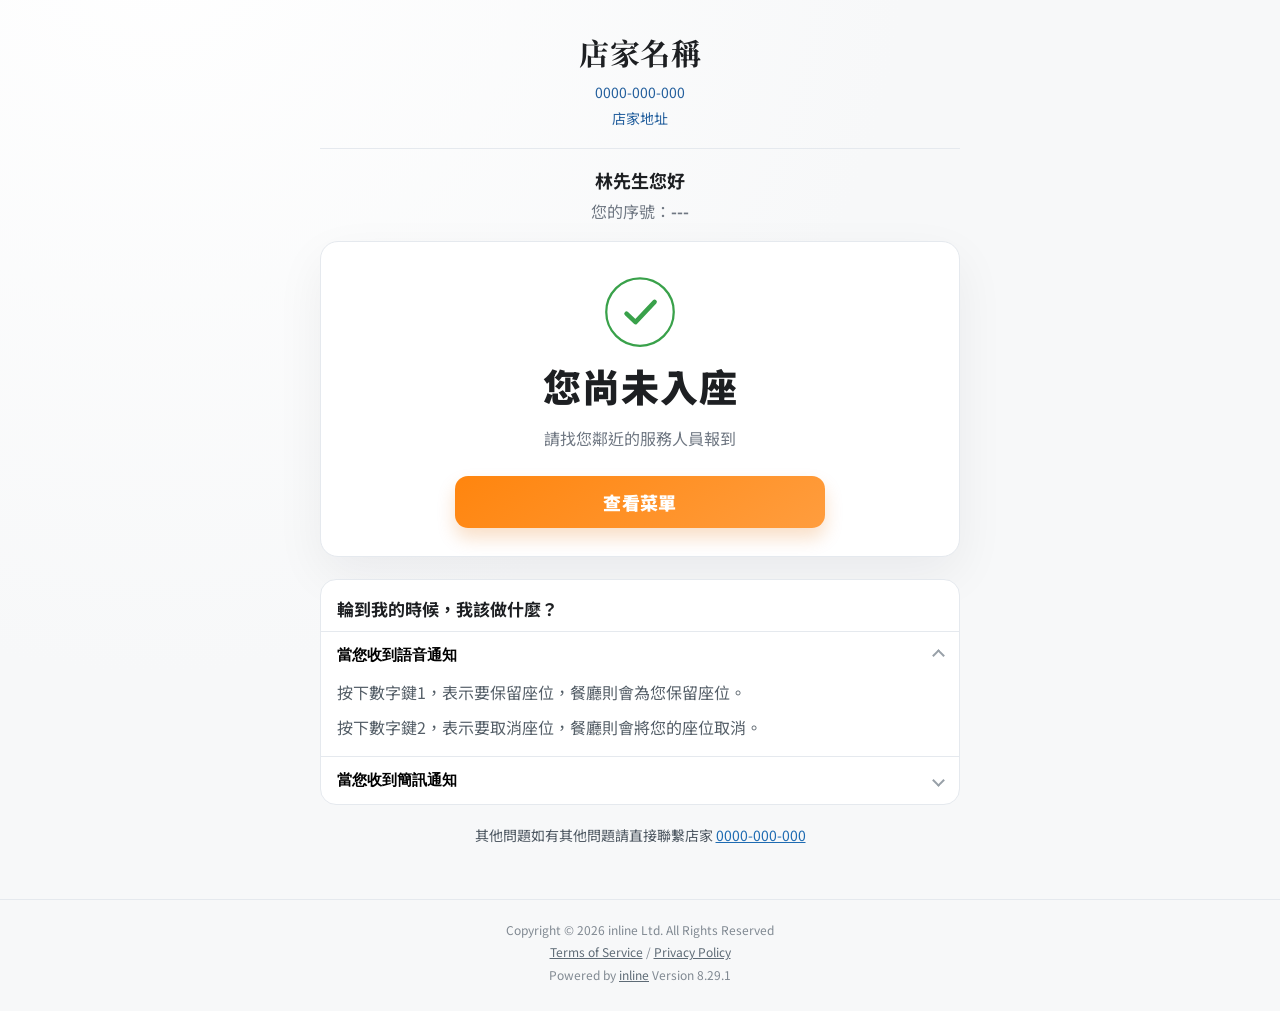
<file: index.html>
<!doctype html>
<html lang="zh-Hant-TW">
<head>
  <meta charset="utf-8">
  <meta name="viewport" content="width=device-width, initial-scale=1, maximum-scale=1, user-scalable=no">
  <title id="pageTitle">候位資訊</title>
  <meta name="description" content="查詢、保留、取消您的訂位">
  <meta name="short-code-api" content="">
  <script>
    (function () {
      var params = new URLSearchParams(window.location.search);
      if (params.get('id') || params.get('sid')) {
        document.documentElement.classList.add('is-short-id-loading');
      }
    })();
  </script>
  <link rel="preconnect" href="https://fonts.googleapis.com">
  <link rel="preconnect" href="https://fonts.gstatic.com" crossorigin>
  <link href="https://fonts.googleapis.com/css2?family=Noto+Sans+TC:wght@400;500;700;900&family=Noto+Serif+TC:wght@700&display=swap" rel="stylesheet">
  <link rel="stylesheet" href="styles.css">
</head>
<body>
  <div class="short-id-loader" id="shortIdLoader" role="status" aria-live="polite" aria-label="資料載入中">
    <div class="short-id-spinner" aria-hidden="true"></div>
    <p class="short-id-loader-text" id="shortIdLoaderText">資料載入中，請稍候...</p>
  </div>

  <div class="page-wrap">
    <main class="page" aria-label="候位資訊">
      <section class="store-info" aria-label="店家資訊">
        <h1 class="store-name" id="storeName">店家名稱</h1>
        <a class="store-link" data-phone-link href="tel:0000000000">0000-000-000</a>
        <a
          id="storeAddressLink"
          class="store-link"
          href="https://maps.google.com"
          target="_blank"
          rel="noreferrer noopener"
        >
          店家地址
        </a>
      </section>

      <section class="guest-info" aria-label="顧客資訊">
        <p class="greeting">林先生您好</p>
        <p class="serial">您的序號：<strong id="serialNumber">---</strong></p>
      </section>

      <section class="status-card" aria-label="候位狀態">
        <div class="status-icon" aria-hidden="true">
          <svg viewBox="0 0 64 64" fill="none" xmlns="http://www.w3.org/2000/svg">
            <circle cx="32" cy="32" r="30" stroke="currentColor" stroke-width="2"/>
            <path d="M20 33.5L28 41L45 23" stroke="currentColor" stroke-width="4" stroke-linecap="round" stroke-linejoin="round"/>
          </svg>
        </div>
        <h2 class="status-title">您尚未入座</h2>
        <p class="status-desc">請找您鄰近的服務人員報到</p>

        <a class="promo-btn" id="promoBtn" href="https://inline.app" target="_blank" rel="noreferrer noopener">
          查看菜單
        </a>
      </section>

      <section class="faq" aria-label="常見問題">
        <h3 class="faq-title">輪到我的時候，我該做什麼？</h3>

        <article class="faq-item is-open">
          <button class="faq-trigger" type="button" aria-expanded="true">
            <span>當您收到語音通知</span>
            <span class="arrow" aria-hidden="true"></span>
          </button>
          <div class="faq-body">
            <p>按下數字鍵1，表示要保留座位，餐廳則會為您保留座位。</p>
            <p>按下數字鍵2，表示要取消座位，餐廳則會將您的座位取消。</p>
          </div>
        </article>

        <article class="faq-item">
          <button class="faq-trigger" type="button" aria-expanded="false">
            <span>當您收到簡訊通知</span>
            <span class="arrow" aria-hidden="true"></span>
          </button>
          <div class="faq-body">
            <p>點選簡訊內的連結進入網站，然後點選保留候位以保留您的座位。</p>
            <p>若不需要候位，請點選取消候位。</p>
          </div>
        </article>
      </section>

      <section class="contact" aria-label="其他問題">
        <p>其他問題如有其他問題請直接聯繫店家 <a data-phone-link href="tel:0000000000">0000-000-000</a></p>
        <!-- <p><a href="generator.html">開啟參數產生器</a></p> -->
      </section>
    </main>

    <footer class="site-footer" aria-label="網站資訊">
      <p>Copyright © 2026 inline Ltd. All Rights Reserved</p>
      <p>
        <a href="https://inline.app/tos" target="_blank" rel="noreferrer noopener">Terms of Service</a>
        /
        <a href="https://inline.app/privacy" target="_blank" rel="noreferrer noopener">Privacy Policy</a>
      </p>
      <p>Powered by <a href="https://inline.app/" target="_blank" rel="noreferrer noopener">inline</a> Version 8.29.1</p>
    </footer>
  </div>

  <script src="script.js"></script>
</body>
</html>
</file>
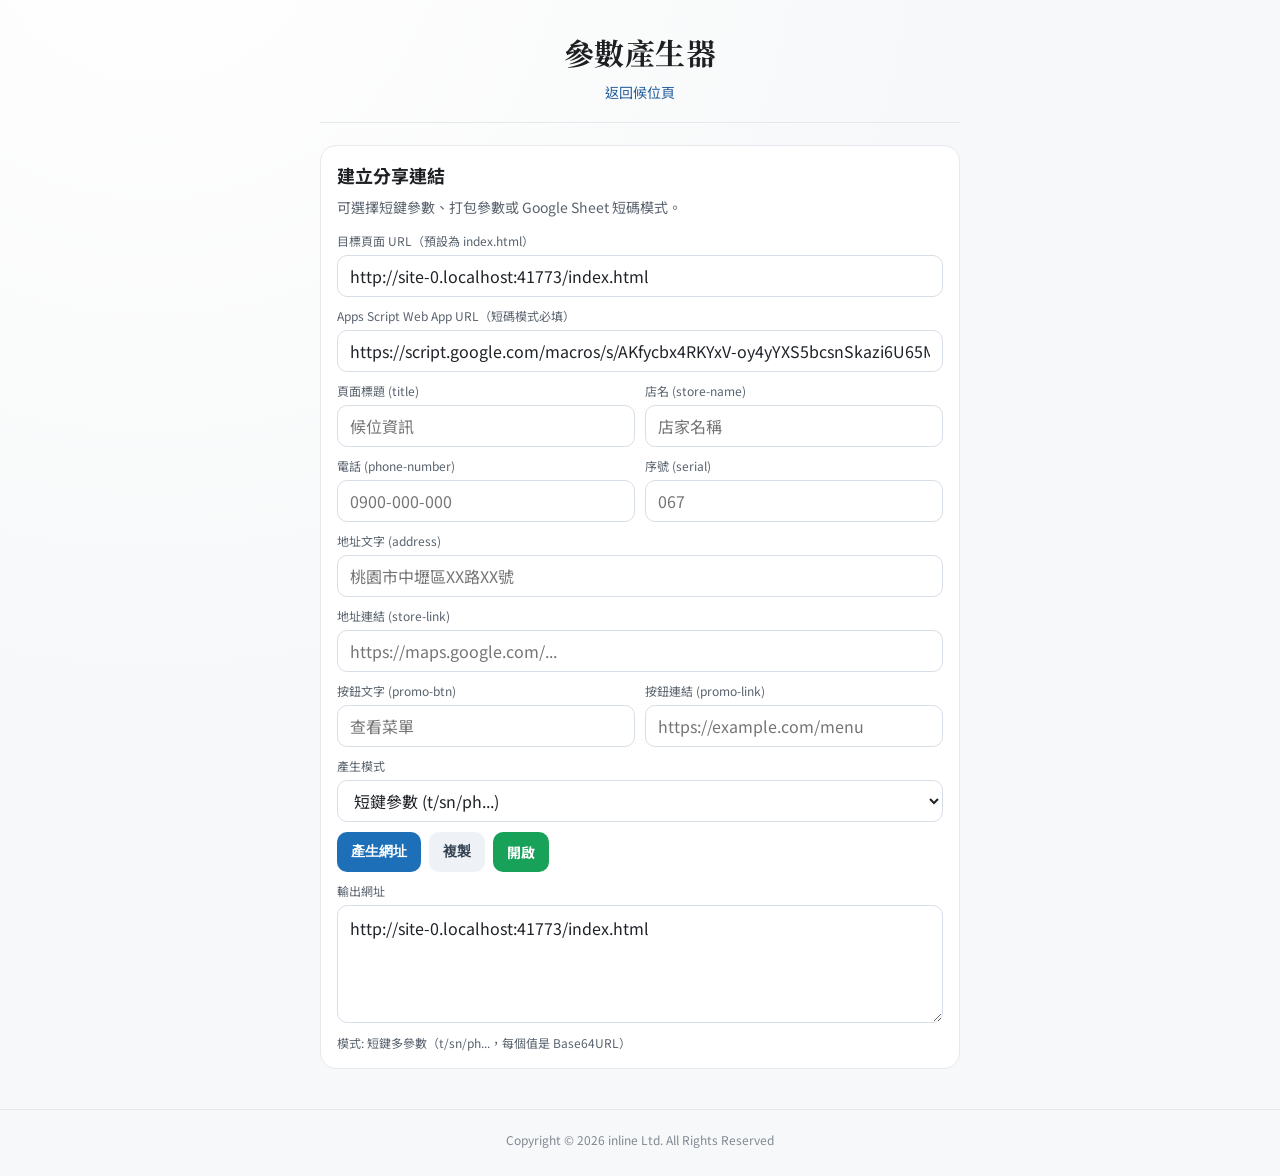
<file: generator.html>
<!doctype html>
<html lang="zh-Hant-TW">
<head>
  <meta charset="utf-8">
  <meta name="viewport" content="width=device-width, initial-scale=1, maximum-scale=1, user-scalable=no">
  <title>參數產生器</title>
  <meta name="description" content="產生候位頁參數與短碼連結">
  <meta name="short-code-api" content="">
  <link rel="preconnect" href="https://fonts.googleapis.com">
  <link rel="preconnect" href="https://fonts.gstatic.com" crossorigin>
  <link href="https://fonts.googleapis.com/css2?family=Noto+Sans+TC:wght@400;500;700;900&family=Noto+Serif+TC:wght@700&display=swap" rel="stylesheet">
  <link rel="stylesheet" href="styles.css">
</head>
<body>
  <div class="page-wrap">
    <main class="page" aria-label="參數產生器頁面">
      <section class="store-info" aria-label="工具資訊">
        <h1 class="store-name">參數產生器</h1>
        <a class="store-link" href="index.html">返回候位頁</a>
      </section>

      <section class="param-generator" aria-label="參數產生器">
        <h2 class="generator-title">建立分享連結</h2>
        <p class="generator-desc">可選擇短鍵參數、打包參數或 Google Sheet 短碼模式。</p>

        <form id="paramGeneratorForm" class="generator-grid">
          <label class="generator-field generator-field--full">
            <span>目標頁面 URL（預設為 index.html）</span>
            <input id="genTargetUrl" type="url" placeholder="https://your-domain/inline_copycat/">
          </label>

          <label class="generator-field generator-field--full">
            <span>Apps Script Web App URL（短碼模式必填）</span>
            <input id="genApiUrl" type="url" placeholder="https://script.google.com/macros/s/.../exec">
          </label>

          <label class="generator-field">
            <span>頁面標題 (title)</span>
            <input id="genTitle" type="text" placeholder="候位資訊">
          </label>

          <label class="generator-field">
            <span>店名 (store-name)</span>
            <input id="genStoreName" type="text" placeholder="店家名稱">
          </label>

          <label class="generator-field">
            <span>電話 (phone-number)</span>
            <input id="genPhone" type="text" placeholder="0900-000-000">
          </label>

          <label class="generator-field">
            <span>序號 (serial)</span>
            <input id="genSerial" type="text" placeholder="067">
          </label>

          <label class="generator-field generator-field--full">
            <span>地址文字 (address)</span>
            <input id="genAddressText" type="text" placeholder="桃園市中壢區XX路XX號">
          </label>

          <label class="generator-field generator-field--full">
            <span>地址連結 (store-link)</span>
            <input id="genAddressUrl" type="url" placeholder="https://maps.google.com/...">
          </label>

          <label class="generator-field">
            <span>按鈕文字 (promo-btn)</span>
            <input id="genPromoText" type="text" placeholder="查看菜單">
          </label>

          <label class="generator-field">
            <span>按鈕連結 (promo-link)</span>
            <input id="genPromoUrl" type="url" placeholder="https://example.com/menu">
          </label>

          <label class="generator-field generator-field--full">
            <span>產生模式</span>
            <select id="genMode">
              <option value="short" selected>短鍵參數 (t/sn/ph...)</option>
              <option value="packed">單一參數 d (打包 JSON)</option>
              <option value="short-id">短碼 id (Google Sheet/App Script)</option>
            </select>
          </label>

          <div class="generator-actions generator-field--full">
            <button class="generator-btn" type="submit">產生網址</button>
            <button class="generator-btn is-secondary" id="genCopyBtn" type="button">複製</button>
            <a class="generator-btn is-link" id="genOpenBtn" href="#" target="_blank" rel="noreferrer noopener">開啟</a>
          </div>

          <label class="generator-field generator-field--full">
            <span>輸出網址</span>
            <textarea id="genOutput" rows="4" readonly></textarea>
          </label>

          <p class="generator-note generator-field--full" id="genNote">目前使用 Base64URL 混淆（非加密）。</p>
        </form>
      </section>
    </main>

    <footer class="site-footer" aria-label="網站資訊">
      <p>Copyright © 2026 inline Ltd. All Rights Reserved</p>
    </footer>
  </div>

  <script src="generator.js"></script>
</body>
</html>
</file>
<file: styles.css>
:root {
  --bg: #f7f8f9;
  --text: #1d1f22;
  --muted: #6f7782;
  --line: #e5e9ee;
  --card: #ffffff;
  --accent: #ff850e;
  --accent-dark: #e56f00;
}

* {
  box-sizing: border-box;
}

html,
body {
  margin: 0;
  padding: 0;
  background: radial-gradient(circle at 12% -8%, #ffffff 0%, var(--bg) 48%), var(--bg);
  color: var(--text);
  font-family: 'Noto Sans TC', sans-serif;
}

a {
  color: inherit;
}

.page-wrap {
  min-height: 100vh;
  display: flex;
  flex-direction: column;
}

html.is-short-id-loading .page-wrap {
  visibility: hidden;
}

.short-id-loader {
  display: none;
  position: fixed;
  inset: 0;
  z-index: 1200;
  background: radial-gradient(circle at 20% 8%, #ffffff 0%, #f3f5f7 45%, #eef2f6 100%);
  align-items: center;
  justify-content: center;
  flex-direction: column;
  gap: 14px;
  text-align: center;
  padding: 24px;
}

html.is-short-id-loading .short-id-loader {
  display: flex;
}

.short-id-spinner {
  width: 44px;
  height: 44px;
  border-radius: 50%;
  border: 4px solid #d6dde6;
  border-top-color: #1f7ed2;
  animation: spin-loader 0.8s linear infinite;
}

.short-id-loader-text {
  margin: 0;
  color: #334253;
  font-size: 15px;
  font-weight: 700;
  letter-spacing: 0.3px;
}

@keyframes spin-loader {
  to {
    transform: rotate(360deg);
  }
}

.page {
  width: min(680px, 100%);
  margin: 0 auto;
  padding: 22px 12px 30px;
  flex: 1;
}

.store-info {
  text-align: center;
  margin-top: 6px;
  padding-bottom: 14px;
  border-bottom: 1px solid var(--line);
}

.store-name {
  margin: 0 0 10px;
  font-size: clamp(23px, 5.6vw, 30px);
  line-height: 1.25;
  letter-spacing: 0.5px;
  font-family: 'Noto Serif TC', serif;
}

.store-link {
  display: block;
  font-size: 14px;
  color: #235f9d;
  text-decoration: none;
  margin: 6px 0;
}

.store-link:hover {
  text-decoration: underline;
}

.guest-info {
  text-align: center;
  margin: 18px 0;
}

.greeting {
  margin: 0 0 6px;
  font-size: 18px;
  font-weight: 700;
}

.serial {
  margin: 0;
  color: var(--muted);
}

.status-card {
  background: var(--card);
  border: 1px solid var(--line);
  border-radius: 18px;
  box-shadow: 0 18px 50px rgba(16, 22, 26, 0.06);
  padding: 26px 18px 22px;
  text-align: center;
}

.status-icon {
  width: 72px;
  height: 72px;
  margin: 0 auto 10px;
  color: #39a14a;
}

.status-icon svg {
  display: block;
  width: 100%;
  height: 100%;
}

.status-title {
  margin: 0;
  font-size: 30px;
  letter-spacing: 1px;
  font-weight: 900;
}

.status-desc {
  margin: 12px auto 0;
  max-width: 28ch;
  line-height: 1.7;
  color: var(--muted);
}

.promo-btn {
  margin: 24px auto 0;
  width: min(370px, 100%);
  display: inline-flex;
  justify-content: center;
  align-items: center;
  min-height: 52px;
  border-radius: 13px;
  text-decoration: none;
  font-size: 18px;
  font-weight: 900;
  letter-spacing: 0.4px;
  color: #ffffff;
  background: linear-gradient(145deg, var(--accent) 0%, #ff9d3e 100%);
  transition:
    transform 0.25s ease,
    box-shadow 0.25s ease;
  box-shadow: 0 10px 18px rgba(229, 111, 0, 0.22);
}

.promo-btn:hover {
  transform: translateY(-1px);
  box-shadow: 0 14px 28px rgba(229, 111, 0, 0.28);
}

.promo-btn:active {
  transform: translateY(1px);
  background: var(--accent-dark);
}

.faq {
  margin-top: 22px;
  background: #fff;
  border: 1px solid var(--line);
  border-radius: 16px;
  overflow: hidden;
}

.faq-title {
  margin: 0;
  padding: 16px 16px 10px;
  font-size: 17px;
  border-bottom: 1px solid var(--line);
}

.faq-item + .faq-item {
  border-top: 1px solid var(--line);
}

.faq-trigger {
  width: 100%;
  display: flex;
  align-items: center;
  justify-content: space-between;
  gap: 10px;
  border: none;
  background: transparent;
  cursor: pointer;
  padding: 14px 16px;
  text-align: left;
  font-size: 15px;
  font-weight: 700;
}

.arrow {
  width: 9px;
  height: 9px;
  border-right: 2px solid #98a0a8;
  border-bottom: 2px solid #98a0a8;
  transform: rotate(45deg);
  transition: transform 0.2s ease;
}

.faq-item.is-open .arrow {
  transform: rotate(-135deg);
}

.faq-body {
  display: none;
  color: #555f68;
  padding: 0 16px 14px;
}

.faq-item.is-open .faq-body {
  display: block;
}

.faq-body p {
  margin: 0;
  line-height: 1.72;
}

.faq-body p + p {
  margin-top: 8px;
}

.contact {
  margin-top: 20px;
  color: #4d5761;
  font-size: 14px;
  text-align: center;
}

.contact a {
  color: #1e6bb2;
}

.param-generator {
  margin-top: 22px;
  background: #fff;
  border: 1px solid var(--line);
  border-radius: 16px;
  padding: 16px;
}

.generator-title {
  margin: 0;
  font-size: 18px;
}

.generator-desc {
  margin: 8px 0 0;
  color: #59636e;
  font-size: 14px;
  line-height: 1.6;
}

.generator-grid {
  margin-top: 14px;
  display: grid;
  grid-template-columns: repeat(2, minmax(0, 1fr));
  gap: 10px;
}

.generator-field {
  display: flex;
  flex-direction: column;
  gap: 6px;
}

.generator-field--full {
  grid-column: 1 / -1;
}

.generator-field span {
  font-size: 12px;
  color: #59636e;
}

.generator-field input,
.generator-field select,
.generator-field textarea {
  width: 100%;
  border: 1px solid #d8dee6;
  border-radius: 10px;
  font: inherit;
  color: #1f2328;
  background: #ffffff;
}

.generator-field input,
.generator-field select {
  min-height: 42px;
  padding: 0 12px;
}

.generator-field textarea {
  min-height: 92px;
  padding: 10px 12px;
  resize: vertical;
  line-height: 1.5;
}

.generator-actions {
  display: flex;
  gap: 8px;
  flex-wrap: wrap;
}

.generator-btn {
  border: none;
  min-height: 40px;
  border-radius: 10px;
  padding: 0 14px;
  font-size: 14px;
  font-weight: 700;
  color: #fff;
  background: #1d6fb8;
  cursor: pointer;
  text-decoration: none;
  display: inline-flex;
  align-items: center;
  justify-content: center;
}

.generator-btn:disabled {
  opacity: 0.6;
  cursor: not-allowed;
}

.generator-btn.is-secondary {
  background: #eef2f7;
  color: #324151;
}

.generator-btn.is-link {
  background: #18a159;
}

.generator-note {
  margin: 0;
  font-size: 12px;
  color: #59636e;
  line-height: 1.6;
}

.generator-note.is-error {
  color: #b13d2e;
}

.generator-note.is-success {
  color: #0d7a42;
}

.site-footer {
  width: 100%;
  border-top: 1px solid var(--line);
  padding: 18px 12px 24px;
  text-align: center;
  font-size: 12px;
  color: #808992;
  line-height: 1.7;
}

.site-footer p {
  margin: 2px 0;
}

.site-footer a {
  color: #5e6b76;
}

@media (min-width: 640px) {
  .page {
    padding: 28px 20px 40px;
  }

  .status-card {
    padding: 34px 30px 28px;
  }

  .status-title {
    font-size: 38px;
  }
}

@media (max-width: 560px) {
  .generator-grid {
    grid-template-columns: 1fr;
  }
}
</file>
